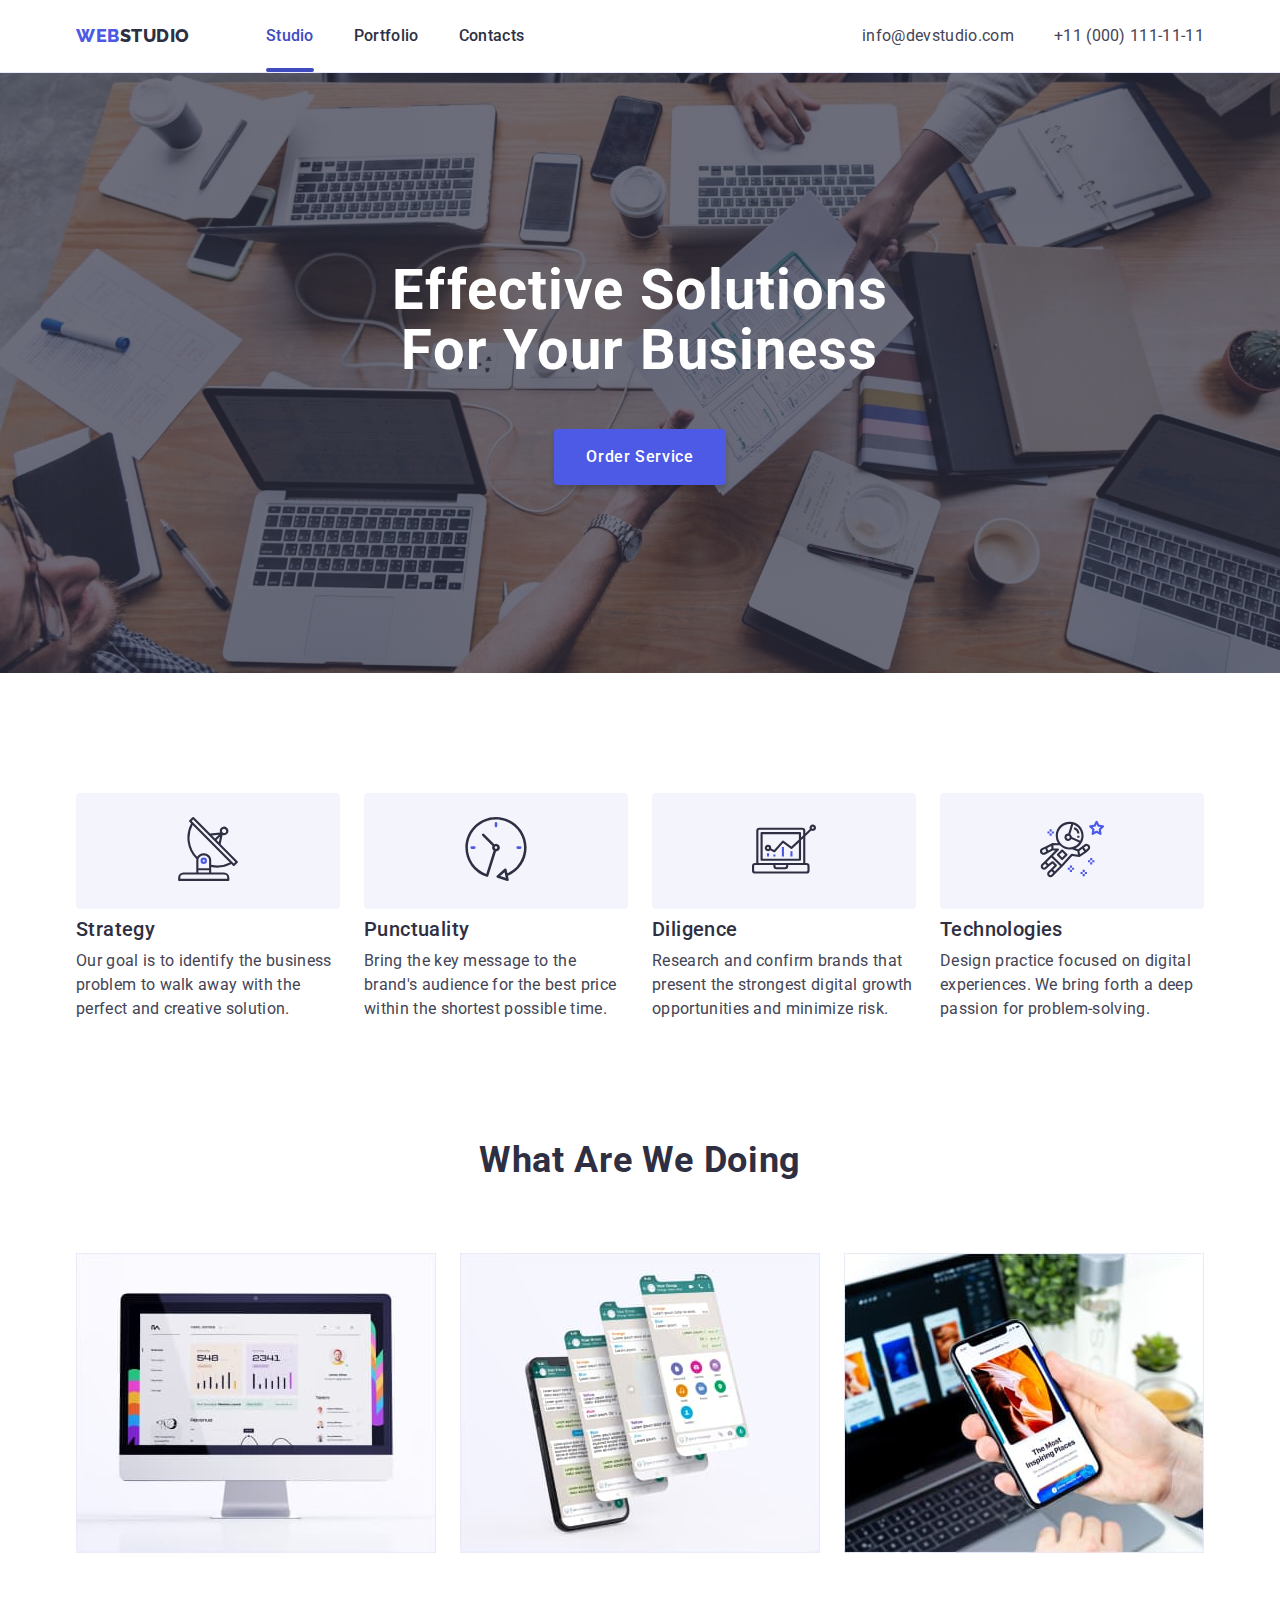
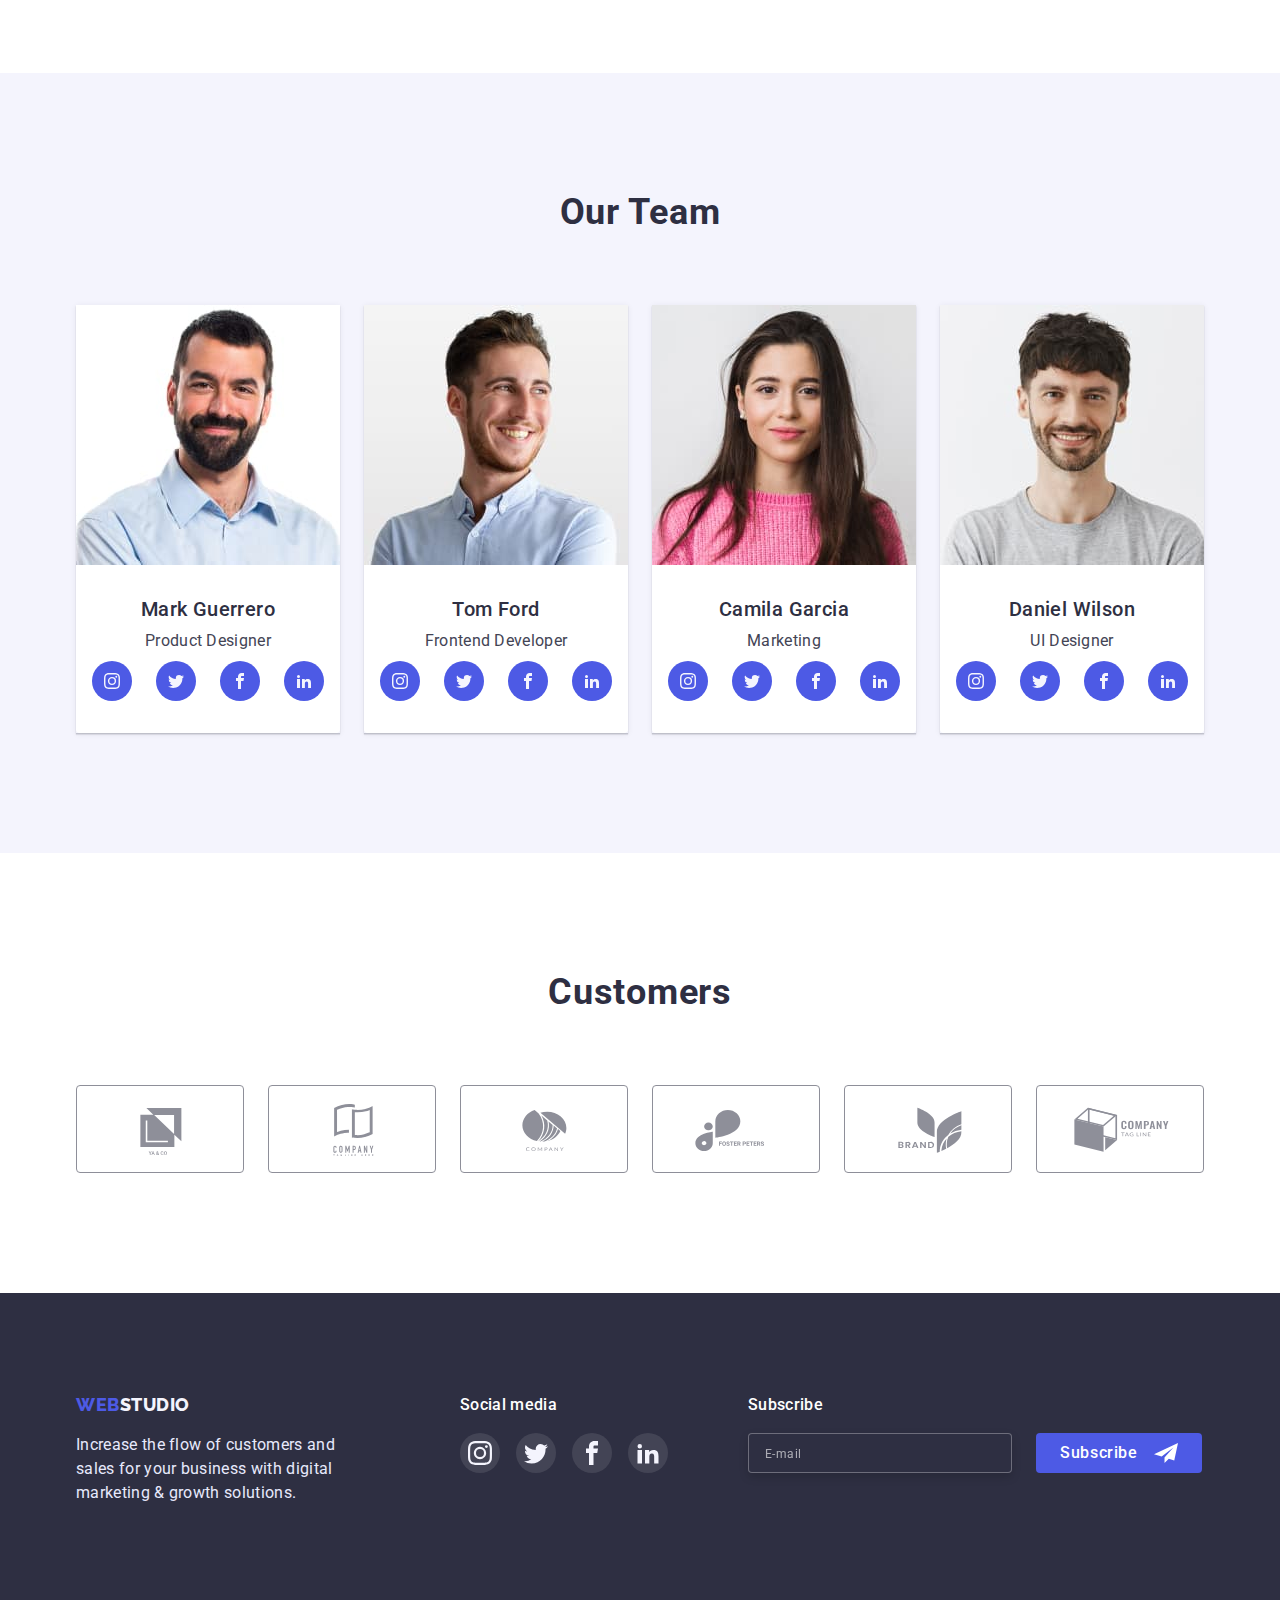
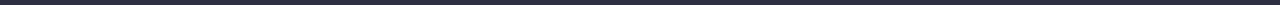
<file: index.html>
<!DOCTYPE html>
<html lang="en">
  <head>
    <meta charset="UTF-8" />
    <meta http-equiv="X-UA-Compatible" content="IE=edge" />
    <meta name="viewport" content="width=device-width, initial-scale=1.0" />
    <title>Web Studio</title>
    <link rel="preconnect" href="https://fonts.googleapis.com" />
    <link rel="preconnect" href="https://fonts.gstatic.com" crossorigin />
    <link
      href="https://fonts.googleapis.com/css2?family=Raleway:wght@800&family=Roboto:wght@400;500;700&display=swap"
      rel="stylesheet"
    />
    <link
      rel="stylesheet"
      href="https://cdn.jsdelivr.net/npm/modern-normalize@1.1.0/modern-normalize.min.css"
    />
    <link rel="stylesheet" href="./css/styles.css" />
  </head>
  <body>
    <header class="header">
      <div class="container">
        <nav class="site-nav">
          <a href="./index.html" class="logo logo-header">
            <span class="logo-accent">Web</span>Studio</a
          >
          <ul class="site-nav-list">
            <li class="item">
              <a href="./index.html" class="link current">Studio</a>
            </li>
            <li class="item">
              <a href="./portfolio.html" class="link">Portfolio</a>
            </li>
            <li class="item"><a href="" class="link">Contacts</a></li>
          </ul>
        </nav>
        <address class="address">
          <a href="mailto:info@devstudio.com" class="link">
            info@devstudio.com</a
          >
          <a href="tel:+110001111111" class="link">+11 (000) 111-11-11</a>
        </address>
      </div>
    </header>
    <main>
      <section class="hero">
        <h1 class="hero-title">Effective Solutions for Your Business</h1>
        <button type="button" class="hero-button" data-modal-open>Order Service</button>
      </section>
      <!-- advantages -->
      <section class="section advantages">
        <div class="container">
          <h2 class="visually-hidden">Advantages</h2>
          <ul class="advantage-list">
            <li class="item">
              <div class="advantage-box">
                <svg width="64" height="64">
                  <use href="./images/icons-sprite.svg#antenna"></use>
                </svg>
              </div>
              <h3 class="advantage-title">Strategy</h3>
              <p class="advantage-descr">
                Our goal is to identify the business problem to walk away with the
                perfect and creative solution.
              </p>
            </li>
            <li class="item">
              <div class="advantage-box">
                <svg width="64" height="64">
                  <use href="./images/icons-sprite.svg#clock"></use>
                </svg>
              </div>
              <h3 class="advantage-title">Punctuality</h3>
              <p class="advantage-descr">
                Bring the key message to the brand's audience for the best price
                within the shortest possible time.
              </p>
            </li>
            <li class="item">
              <div class="advantage-box">
                <svg width="64" height="64">
                  <use href="./images/icons-sprite.svg#diagram"></use>
                </svg>
              </div>
              <h3 class="advantage-title">Diligence</h3>
              <p class="advantage-descr">
                Research and confirm brands that present the strongest digital
                growth opportunities and minimize risk.
              </p>
            </li>
            <li class="item">
              <div class="advantage-box">
                <svg width="64" height="64">
                  <use href="./images/icons-sprite.svg#astronaut"></use>
                </svg>
              </div>
              <h3 class="advantage-title">Technologies</h3>
              <p class="advantage-descr">
                Design practice focused on digital experiences. We bring forth a
                deep passion for problem-solving.
              </p>
            </li>
          </ul>
        </div>
      </section>
      <!-- What are we doing -->
      <section class="section services">
        <div class="container">
          <h2 class="section-title">What are we doing</h2>
          <ul class="services-list">
            <li class="item">
              <img
                src="./images/main/img-1.jpg"
                alt="Computer monitor"
                width="360"
              />
            </li>
            <li class="item">
              <img
                src="./images/main/img-2.jpg"
                alt="Messenger on the phone screen"
                width="360"
              />
            </li>
            <li class="item">
              <img
                src="./images/main/img-3.jpg"
                alt="Phone screen on laptop background"
                width="360"
              />
            </li class="item">
          </ul>
        </div>
      </section>
      <!-- our team -->
      <section class="section our-team">
        <div class="container team">
          <h2 class="section-title">Our Team</h2>
          <ul class="team-list">
            <li class="item">
              <img
                src="./images/main/team-card-1.jpg"
                alt="Product Designer"
                width="264"
              />
              <div class="team-content">
                <h3 class="team-title">Mark Guerrero</h3>
                <p class="team-descr">Product Designer</p>
                <ul class="sm-list">
                  <li class="sm-item">
                    <a href="" class="sm-box">
                      <svg class="sm-icon" width="16" height="16">
                        <use href="./images/icons-sprite.svg#instagram"></use>
                      </svg>
                    </a>
                  </li>
                  <li class="sm-item">
                    <a href="" class="sm-box">
                      <svg class="sm-icon" width="16" height="16">
                        <use href="./images/icons-sprite.svg#twitter"></use>
                      </svg>
                    </a>
                  </li>
                  <li class="sm-item">
                    <a href="" class="sm-box">
                      <svg class="sm-icon" width="16" height="16">
                        <use href="./images/icons-sprite.svg#facebook"></use>
                      </svg>
                    </a>
                  </li>
                  <li class="sm-item">
                    <a href="" class="sm-box">
                      <svg class="sm-icon" width="16" height="16">
                        <use href="./images/icons-sprite.svg#linkedin"></use>
                      </svg>
                    </a>
                  </li>
                </ul>
              </div>
            </li>
            <li class="item">
              <img
                src="./images/main/team-card-2.jpg"
                alt="Frontend Developer"
                width="264"
              />
              <div class="team-content">
                <h3 class="team-title">Tom Ford</h3>
                <p class="team-descr">Frontend Developer</p>
                <ul class="sm-list">
                  <li class="sm-item">
                    <a href="" class="sm-box">
                      <svg class="sm-icon" width="16" height="16">
                        <use href="./images/icons-sprite.svg#instagram"></use>
                      </svg>
                    </a>
                  </li>
                  <li class="sm-item">
                    <a href="" class="sm-box">
                      <svg class="sm-icon" width="16" height="16">
                        <use href="./images/icons-sprite.svg#twitter"></use>
                      </svg>
                    </a>
                  </li>
                  <li class="sm-item">
                    <a href="" class="sm-box">
                      <svg class="sm-icon" width="16" height="16">
                        <use href="./images/icons-sprite.svg#facebook"></use>
                      </svg>
                    </a>
                  </li>
                  <li class="sm-item">
                    <a href="" class="sm-box">
                      <svg class="sm-icon" width="16" height="16">
                        <use href="./images/icons-sprite.svg#linkedin"></use>
                      </svg>
                    </a>
                  </li>
                </ul>
              </div>
            </li>
            <li class="item">
              <img
                src="./images/main/team-card-3.jpg"
                alt="Marketing"
                width="264"
              />
              <div class="team-content">
                <h3 class="team-title">Camila Garcia</h3>
                <p class="team-descr">Marketing</p>
                <ul class="sm-list">
                  <li class="sm-item">
                    <a href="" class="sm-box">
                      <svg class="sm-icon" width="16" height="16">
                        <use href="./images/icons-sprite.svg#instagram"></use>
                      </svg>
                    </a>
                  </li>
                  <li class="sm-item">
                    <a href="" class="sm-box">
                      <svg class="sm-icon" width="16" height="16">
                        <use href="./images/icons-sprite.svg#twitter"></use>
                      </svg>
                    </a>
                  </li>
                  <li class="sm-item">
                    <a href="" class="sm-box">
                      <svg class="sm-icon" width="16" height="16">
                        <use href="./images/icons-sprite.svg#facebook"></use>
                      </svg>
                    </a>
                  </li>
                  <li class="sm-item">
                    <a href="" class="sm-box">
                      <svg class="sm-icon" width="16" height="16">
                        <use href="./images/icons-sprite.svg#linkedin"></use>
                      </svg>
                    </a>
                  </li>
                </ul>
              </div>
            </li>
            <li class="item">
              <img
                src="./images/main/team-card-4.jpg"
                alt="UI Designer"
                width="264"
              />
              <div class="team-content">
                <h3 class="team-title">Daniel Wilson</h3>
                <p class="team-descr">UI Designer</p>
                <ul class="sm-list">
                  <li class="sm-item">
                    <a href="" class="sm-box">
                      <svg class="sm-icon" width="16" height="16">
                        <use href="./images/icons-sprite.svg#instagram"></use>
                      </svg>
                    </a>
                  </li>
                  <li class="sm-item">
                    <a href="" class="sm-box">
                      <svg class="sm-icon" width="16" height="16">
                        <use href="./images/icons-sprite.svg#twitter"></use>
                      </svg>
                    </a>
                  </li>
                  <li class="sm-item">
                    <a href="" class="sm-box">
                      <svg class="sm-icon" width="16" height="16">
                        <use href="./images/icons-sprite.svg#facebook"></use>
                      </svg>
                    </a>
                  </li>
                  <li class="sm-item">
                    <a href="" class="sm-box">
                      <svg class="sm-icon" width="16" height="16">
                        <use href="./images/icons-sprite.svg#linkedin"></use>
                      </svg>
                    </a>
                  </li>
                </ul>
              </div>
            </li>
          </ul>
        </div>
      </section>
      <!-- Customers -->
      <section class="section">
        <div class="container customers">
          <h2 class="section-title">Customers</h2>
          <ul class="customers-list">
            <li class="customers-item">
              <a href="" class="customers-item-link">
                <svg class="customers-logo" width="104" height="56">
                  <use href="./images/icons-sprite.svg#logo-1"></use>
                </svg>
              </a>
            </li>
            <li class="customers-item">
              <a href="" class="customers-item-link">
                <svg class="customers-logo" width="104" height="56">
                  <use href="./images/icons-sprite.svg#logo-2"></use>
                </svg>
              </a>
            </li>
            <li class="customers-item">
              <a href="" class="customers-item-link">
                <svg class="customers-logo" width="104" height="56">
                  <use href="./images/icons-sprite.svg#logo-3"></use>
                </svg>
              </a>
            </li>
            <li class="customers-item">
              <a href="" class="customers-item-link">
                <svg class="customers-logo" width="104" height="56">
                  <use href="./images/icons-sprite.svg#logo-4"></use>
                </svg>
              </a>
            </li>
            <li class="customers-item">
              <a href="" class="customers-item-link">
                <svg class="customers-logo" width="104" height="56">
                  <use href="./images/icons-sprite.svg#logo-5"></use>
                </svg>
              </a>
            </li>
            <li class="customers-item">
              <a href="" class="customers-item-link">
                <svg class="customers-logo" width="104" height="56">
                  <use href="./images/icons-sprite.svg#logo-6"></use>
                </svg>
              </a>
            </li>
          </ul>
        </div>

      </section>
    </main>
    <footer class="footer">
      <div class="footer-content container">
        <div class="block-logo">
          <a href="./index.html" class="logo-footer logo">
          <span class="logo-accent">Web</span>Studio</a>
          <p class="footer-descr"> Increase the flow of customers and sales for your business with digital marketing & growth solutions.
          </p>
        </div>
        <div class="block-sm">
          <p class="sm-content">Social media</p>
          <ul class="sm-list">
            <li class="sm-item-footer">
              <a href="" class="sm-box-footer">
                <svg class="sm-icon" width="24" height="24">
                  <use href="./images/icons-sprite.svg#instagram"></use>
                </svg>
              </a>
            </li>
            <li class="sm-item-footer">
              <a href="" class="sm-box-footer">
                <svg class="sm-icon" width="24" height="24">
                  <use href="./images/icons-sprite.svg#twitter"></use>
                </svg>
              </a>
            </li>
            <li class="sm-item-footer">
              <a href="" class="sm-box-footer">
                <svg class="sm-icon" width="24" height="24">
                  <use href="./images/icons-sprite.svg#facebook"></use>
                </svg>
              </a>
            </li>
            <li class="sm-item-footer">
              <a href="" class="sm-box-footer">
                <svg class="sm-icon" width="24" height="24">
                  <use href="./images/icons-sprite.svg#linkedin"></use>
                </svg>
              </a>
            </li>
          </ul>
        </div>

        <div class="block-subsc">
          <p class="subsc-text">Subscribe</p>
          <div class="subsc-box">
            <input type="email" name="email" placeholder="E-mail" class="subsc-input">
            <button type="submit" class="btn-subsc">Subscribe
              <svg class="subsc-icon" width="24" height="24">
                <use href="./images/icons-sprite.svg#subsc"></use>
              </svg>
            </button>
          </div>
        </div>

      </div>
    </footer>

    <div class="backdrop is-hidden" data-modal>
      <div class="modal">
          <button type="button" class="btn-close" data-modal-close>
            <svg width="8" height="8">
              <use href="./images/icons-sprite.svg#btn-close"></use>
            </svg>
          </button>
          <p class="modal-title">Leave your contacts and we will call you back</p>
          <form class="form">

            <div class="form-field">
              <label for="name" class="form-label">Name</label>
              <div class="form-box">
                <input type="text" name="name" id="name" class="form-input input">
                <svg class="input-icon" width="18" height="18">
                  <use href="./images/icons-sprite.svg#person"></use>
                </svg>
              </div>
            </div>

            <div class="form-field">
              <label for="phone" class="form-label">Phone</label>
              <div class="form-box">
                <input type="tel" name="phone" id="phone" class="form-input input">
                <svg class="input-icon" width="18" height="24">
                  <use href="./images/icons-sprite.svg#phone"></use>
                </svg>
              </div>
            </div>

            <div class="form-field">
              <label for="email" class="form-label">Email</label>
              <div class="form-box">
                <input type="email" name="email" id="email" class="form-input input">
                <svg class="input-icon" width="18" height="24">
                  <use href="./images/icons-sprite.svg#email"></use>
                </svg>
              </div>
            </div>

            <div class="form-field">
              <label for="comment" class="form-label">Comment</label>
              <textarea name="comment" id="comment" class="textarea-input" placeholder="Text input"></textarea>
            </div>

            <label class="check-label">
              <input type="checkbox" class="check">
              <span class="check-icon" width="16" height="16"></span>
              I accept the terms and conditions of the
              <a href="#" class="check-link">Privacy Policy</a>
            </label>

          </form>
          <button type="submit" class="btn-send">Send</button>
      </div>
    </div>

    <script src="./js/modal.js"></script>
  </body>
</html>
</file>
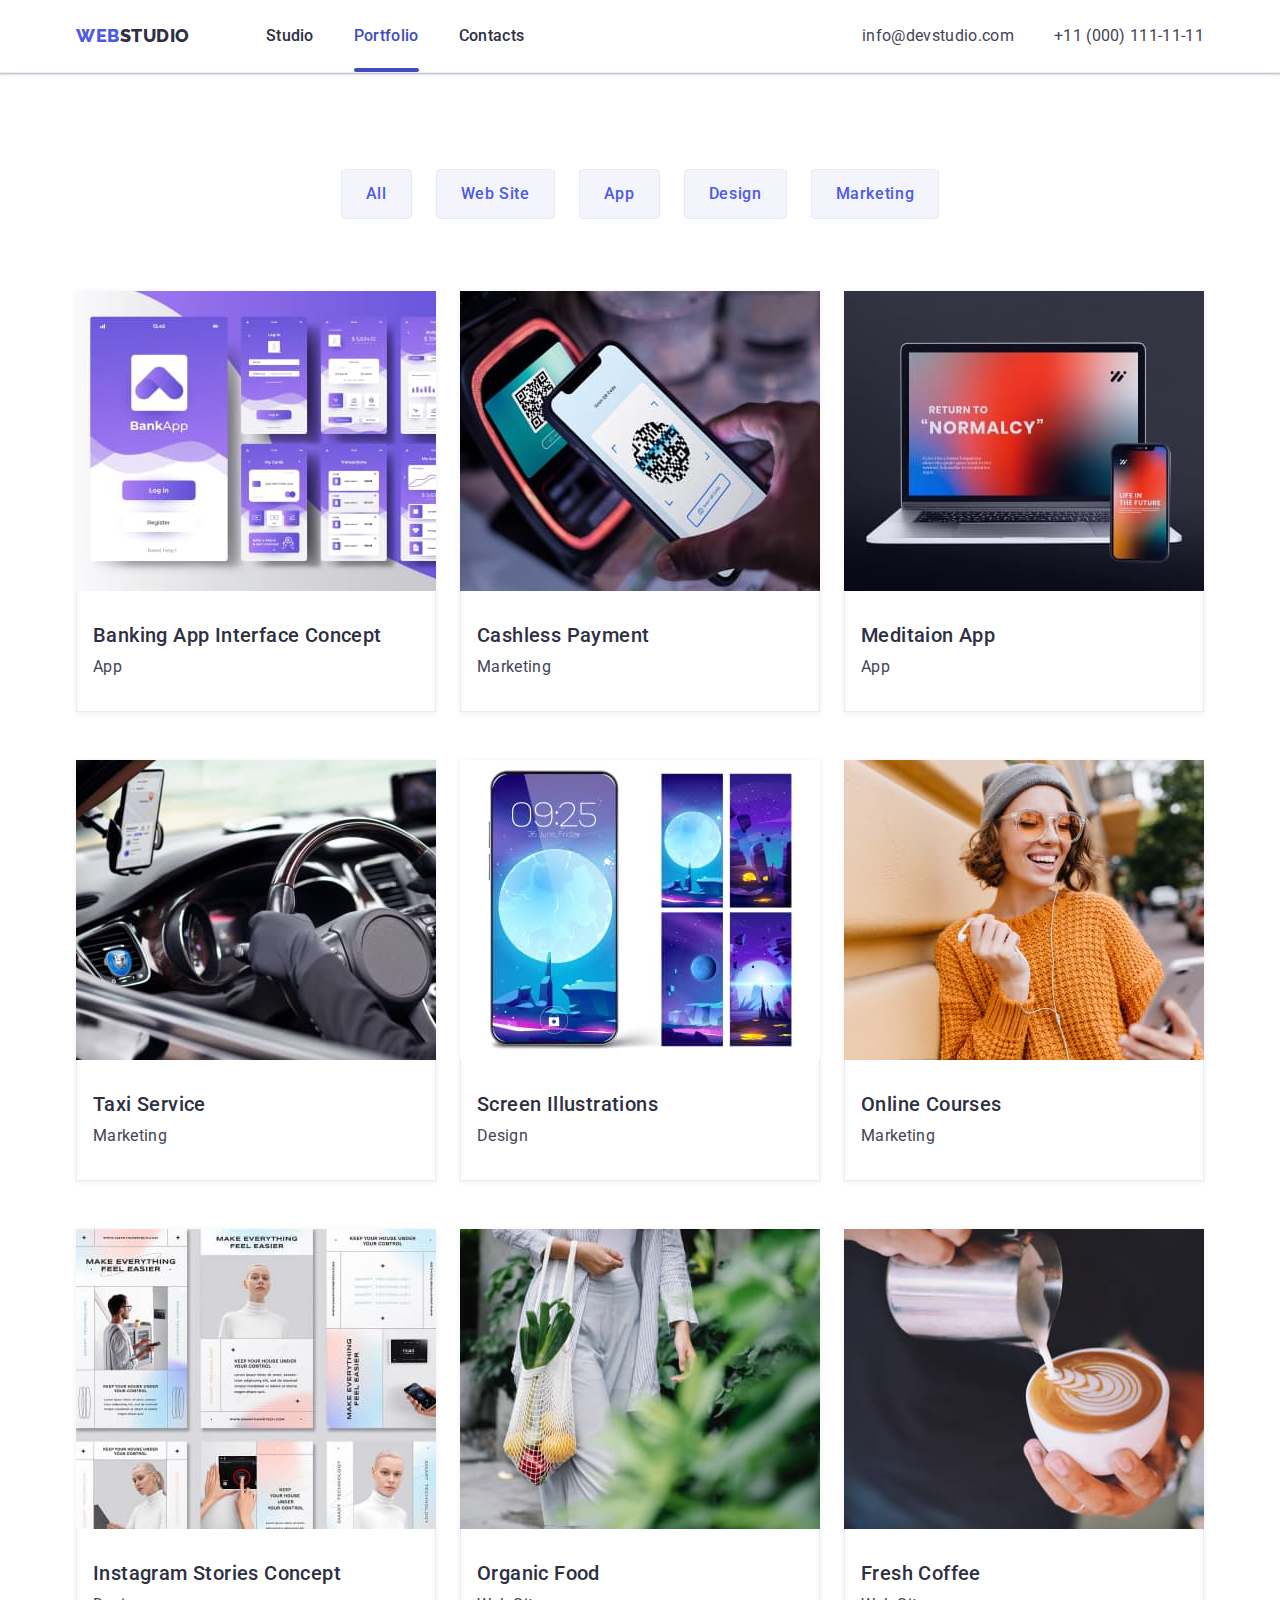
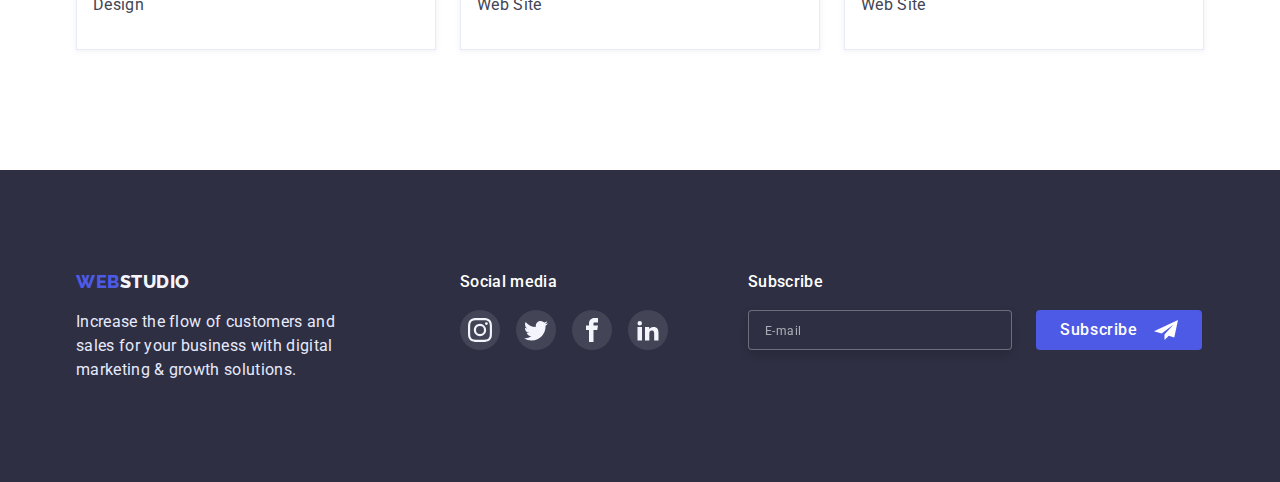
<file: portfolio.html>
<!DOCTYPE html>
<html lang="en">
  <head>
    <meta charset="UTF-8" />
    <meta http-equiv="X-UA-Compatible" content="IE=edge" />
    <meta name="viewport" content="width=device-width, initial-scale=1.0" />
    <title>Web Studio</title>
    <link rel="preconnect" href="https://fonts.googleapis.com" />
    <link rel="preconnect" href="https://fonts.gstatic.com" crossorigin />
    <link
      href="https://fonts.googleapis.com/css2?family=Raleway:wght@800&family=Roboto:wght@400;500;700&display=swap"
      rel="stylesheet"
    />
    <link
      rel="stylesheet"
      href="https://cdn.jsdelivr.net/npm/modern-normalize@1.1.0/modern-normalize.min.css"
    />
    <link rel="stylesheet" href="./css/styles.css" />
  </head>
  <body>
    <header class="header">
      <div class="container">
        <nav class="site-nav">
          <a href="./index.html" class="logo logo-header">
            <span class="logo-accent">Web</span>Studio</a
          >
          <ul class="site-nav">
            <li class="item">
              <a href="./index.html" class="link">Studio</a>
            </li>
            <li class="item">
              <a href="./portfolio.html" class="link current">Portfolio</a>
            </li>
            <li class="item"><a href="" class="link">Contacts</a></li>
          </ul>
        </nav>
        <address class="address">
          <a href="mailto:info@devstudio.com" class="link">
            info@devstudio.com</a
          >
          <a href="tel:+110001111111" class="link">+11 (000) 111-11-11</a>
        </address>
      </div>
    </header>
    <main>
      <section class="section filter">
        <div class="container">
          <h1 class="visually-hidden">Portfolio</h1>
          <ul class="filter-list">
            <li class="item">
              <button type="button" class="filter-btn">All</button>
            </li>
            <li class="item">
              <button type="button" class="filter-btn">Web Site</button>
            </li>
            <li class="item">
              <button type="button" class="filter-btn">App</button>
            </li>
            <li class="item">
              <button type="button" class="filter-btn">Design</button>
            </li>
            <li class="item">
              <button type="button" class="filter-btn">Marketing</button>
            </li>
          </ul>
          <ul class="portfolio-list">
            <li class="item">
              <a href="" class="portfolio-link">
                <div class="thumb">
                  <img
                    src="./images/portfolio/project-card-1.jpg"
                    alt="Mobile App Screen."
                    width="360"
                  />
                  <div class="overlay">
                    <p class="card-text">
                      14 Stylish and User-Friendly App Design Concepts · Task
                      Manager App · Calorie Tracker App · Exotic Fruit Ecommerce
                      App · Cloud Storage App
                    </p>
                  </div>
                </div>
                <div class="card-content">
                  <h2 class="card-title">Banking App Interface Concept</h2>
                  <p class="card-descr">App</p>
                </div>
              </a>
            </li>
            <li class="item">
              <a href="" class="portfolio-link">
                <div class="thumb">
                  <img
                    src="./images/portfolio/project-card-2.jpg"
                    alt="The person puts the phone to the terminal."
                    width="360"
                  />
                  <div class="overlay">
                    <p class="card-text">
                      14 Stylish and User-Friendly App Design Concepts · Task
                      Manager App · Calorie Tracker App · Exotic Fruit Ecommerce
                      App · Cloud Storage App
                    </p>
                  </div>
                </div>
                <div class="card-content">
                  <h2 class="card-title">Cashless Payment</h2>
                  <p class="card-descr">Marketing</p>
                </div>
              </a>
            </li>
            <li class="item">
              <a href="" class="portfolio-link">
                <div class="thumb">
                  <img
                    src="./images/portfolio/project-card-3.jpg"
                    alt="Mobile application on the laptop and smartphone screen."
                    width="360"
                  />
                  <div class="overlay">
                    <p class="card-text">
                      14 Stylish and User-Friendly App Design Concepts · Task
                      Manager App · Calorie Tracker App · Exotic Fruit Ecommerce
                      App · Cloud Storage App
                    </p>
                  </div>
                </div>
                <div class="card-content">
                  <h2 class="card-title">Meditaion App</h2>
                  <p class="card-descr">App</p>
                </div>
              </a>
            </li>
            <li class="item">
              <a href="" class="portfolio-link">
                <div class="thumb">
                  <img
                    src="./images/portfolio/project-card-4.jpg"
                    alt="The person is holding onto the steering wheel of a car. View from the open driver's window."
                    width="360"
                  />
                  <div class="overlay">
                    <p class="card-text">
                      14 Stylish and User-Friendly App Design Concepts · Task
                      Manager App · Calorie Tracker App · Exotic Fruit Ecommerce
                      App · Cloud Storage App
                    </p>
                  </div>
                </div>
                <div class="card-content">
                  <h2 class="card-title">Taxi Service</h2>
                  <p class="card-descr">Marketing</p>
                </div>
              </a>
            </li>
            <li class="item">
              <a href="" class="portfolio-link">
                <div class="thumb">
                  <img
                    src="./images/portfolio/project-card-5.jpg"
                    alt="Smartphone screen with examples of background images on the right."
                    width="360"
                  />
                  <div class="overlay">
                    <p class="card-text">
                      14 Stylish and User-Friendly App Design Concepts · Task
                      Manager App · Calorie Tracker App · Exotic Fruit Ecommerce
                      App · Cloud Storage App
                    </p>
                  </div>
                </div>
                <div class="card-content">
                  <h2 class="card-title">Screen Illustrations</h2>
                  <p class="card-descr">Design</p>
                </div>
              </a>
            </li>
            <li class="item">
              <a href="" class="portfolio-link">
                <div class="thumb">
                  <img
                    src="./images/portfolio/project-card-6.jpg"
                    alt="On the street, a girl with headphones looks at the phone and smiles."
                    width="360"
                  />
                  <div class="overlay">
                    <p class="card-text">
                      14 Stylish and User-Friendly App Design Concepts · Task
                      Manager App · Calorie Tracker App · Exotic Fruit Ecommerce
                      App · Cloud Storage App
                    </p>
                  </div>
                </div>
                <div class="card-content">
                  <h2 class="card-title">Online Courses</h2>
                  <p class="card-descr">Marketing</p>
                </div>
              </a>
            </li>
            <li class="item">
              <a href="" class="portfolio-link">
                <div class="thumb">
                  <img
                    src="./images/portfolio/project-card-7.jpg"
                    alt="Examples of instagram story design."
                    width="360"
                  />
                  <div class="overlay">
                    <p class="card-text">
                      14 Stylish and User-Friendly App Design Concepts · Task
                      Manager App · Calorie Tracker App · Exotic Fruit Ecommerce
                      App · Cloud Storage App
                    </p>
                  </div>
                </div>
                <div class="card-content">
                  <h2 class="card-title">Instagram Stories Concept</h2>
                  <p class="card-descr">Design</p>
                </div>
              </a>
            </li>
            <li class="item">
              <a href="" class="portfolio-link">
                <div class="thumb">
                  <img
                    src="./images/portfolio/project-card-8.jpg"
                    alt="A girl walks down the street and carries a bag of vegetables."
                    width="360"
                  />
                  <div class="overlay">
                    <p class="card-text">
                      14 Stylish and User-Friendly App Design Concepts · Task
                      Manager App · Calorie Tracker App · Exotic Fruit Ecommerce
                      App · Cloud Storage App
                    </p>
                  </div>
                </div>
                <div class="card-content">
                  <h2 class="card-title">Organic Food</h2>
                  <p class="card-descr">Web Site</p>
                </div>
              </a>
            </li>
            <li class="item">
              <a href="" class="portfolio-link">
                <div class="thumb">
                  <img
                    src="./images/portfolio/project-card-9.jpg"
                    alt="A man pours milk into a cup of coffee."
                    width="360"
                  />
                  <div class="overlay">
                    <p class="card-text">
                      14 Stylish and User-Friendly App Design Concepts · Task
                      Manager App · Calorie Tracker App · Exotic Fruit Ecommerce
                      App · Cloud Storage App
                    </p>
                  </div>
                </div>
                <div class="card-content">
                  <h2 class="card-title">Fresh Coffee</h2>
                  <p class="card-descr">Web Site</p>
                </div>
              </a>
            </li>
          </ul>
        </div>
      </section>
    </main>
    <footer class="footer">
      <div class="footer-content container">
        <div class="block-logo">
          <a href="./index.html" class="logo-footer logo">
            <span class="logo-accent">Web</span>Studio</a
          >
          <p class="footer-descr">
            Increase the flow of customers and sales for your business with
            digital marketing & growth solutions.
          </p>
        </div>
        <div class="block-sm">
          <p class="sm-content">Social media</p>
          <ul class="sm-list">
            <li class="sm-item-footer">
              <a href="" class="sm-box-footer">
                <svg class="sm-icon" width="24" height="24">
                  <use href="./images/icons-sprite.svg#instagram"></use>
                </svg>
              </a>
            </li>
            <li class="sm-item-footer">
              <a href="" class="sm-box-footer">
                <svg class="sm-icon" width="24" height="24">
                  <use href="./images/icons-sprite.svg#twitter"></use>
                </svg>
              </a>
            </li>
            <li class="sm-item-footer">
              <a href="" class="sm-box-footer">
                <svg class="sm-icon" width="24" height="24">
                  <use href="./images/icons-sprite.svg#facebook"></use>
                </svg>
              </a>
            </li>
            <li class="sm-item-footer">
              <a href="" class="sm-box-footer">
                <svg class="sm-icon" width="24" height="24">
                  <use href="./images/icons-sprite.svg#linkedin"></use>
                </svg>
              </a>
            </li>
          </ul>
        </div>
        <div class="block-subsc">
          <p class="subsc-text">Subscribe</p>
          <div class="subsc-box">
            <input
              type="email"
              name="email"
              placeholder="E-mail"
              class="subsc-input"
            />
            <button type="submit" class="btn-subsc">
              Subscribe
              <svg class="subsc-icon" width="24" height="24">
                <use href="./images/icons-sprite.svg#subsc"></use>
              </svg>
            </button>
          </div>
        </div>
      </div>
    </footer>
  </body>
</html>
</file>
<file: css/styles.css>
:root {
    --primary-title-color: #2E2F42;
    --primary-text-color: #434455;
    --accent-color: #4D5AE5;
    --accent-focus-color:#404BBF;
    --section-bckg-color: #F4F4FD;
    --filter-bckg-color: #E7E9FC;
    --primary-bckg-white-color: #FFFFFF;
    --customer-logo-color: #8E8F99;
    --success-color: #31D0AA;
}

body {
    font-family: 'Roboto', sans-serif;
    font-size: 16px;
    letter-spacing: 0.02em;
    background-color: var(--primary-bckg-white-color);
    color: var(--primary-title-color);
}
h1, h2, h3, p {
    margin: 0;
}

ul, ol {
    margin: 0;
    padding-left: 0;
    list-style: none;
}

img {
    display: block;
    max-width: 100%;
    height: auto;
}

address {
    font-style: normal;
}

a {
    text-decoration: none;
    cursor: pointer;
}

button {
    display: block;
    cursor: pointer;
    border-radius: 4px;
}

.container { 
    margin: 0 auto;
    width: 1158px;
    padding: 0 15px;
}

.section {
    padding-top: 120px;
    padding-bottom: 120px;
}
/* header */
.header {
    border-bottom: 1px solid #E7E9FC;
    box-shadow: 0px 2px 1px rgba(46, 47, 66, 0.08), 0px 1px 1px rgba(46, 47, 66, 0.16), 0px 1px 6px rgba(46, 47, 66, 0.08);
}

.header .container {
    display: flex;
}

.logo {
    display: inline-block;

    font-family: 'Raleway';
    font-weight: 800;
    font-size: 18px;
    line-height: 1.33;
    letter-spacing: 0.03em;
    text-transform: uppercase;
    color: var(--primary-title-color);
    cursor: pointer;
}
.logo-header {
    padding-top: 24px;
    padding-bottom: 24px;
}

/* navigation */

.site-nav .logo {
    margin-right: 76px;
}

.site-nav{
    display: flex;
    align-items: center;
}

.site-nav .item:not(:last-child),
.address .link:not(:last-child) {
    margin-right: 40px;
}
.site-nav-list {
    display: flex;
}
.site-nav .link {
    display: block;
    padding-top: 24px;
    padding-bottom: 24px;

    font-family: inherit;
    font-weight: 500;
    font-size: 16px;
    line-height: 1.5;
    letter-spacing: 0.02em;
    text-transform: capitalize;
    color: inherit;

    transition: color 250ms cubic-bezier(0.4, 0, 0.2, 1); 
}
.site-nav .link.current {
    color: var(--accent-focus-color);
    position: relative;
}

.link.current::after {
    content: '';
    position: absolute;
    left: 0;
    bottom: 0;
    display: block;
    width: 100%;
    height: 4px;
    border-radius: 2px;
    background-color: var(--accent-focus-color);
}


.site-nav .link:hover,
.site-nav .link:focus,
.site-nav .link:active {
    color: var(--accent-focus-color);
}

/* adress */

.address {
    display: flex;
    margin-left: auto;
}

.address .link {
    display: block;
    padding-top: 24px;
    padding-bottom: 24px;

    font-family: inherit;
    font-size: 16px;
    line-height: 1.5;
    letter-spacing: 0.02em;
    color: var(--primary-text-color);

    transition: color 250ms cubic-bezier(0.4, 0, 0.2, 1);
}

.address .link:hover,
.address .link:focus,
.address .link:active {
    color: var(--accent-focus-color);
}

/* hero */

.hero {
    background-color: var(--primary-title-color);
    height: 600px;
    max-width: 1440px;
    margin-left: auto;
    margin-right: auto;
    
    background-image: linear-gradient(to right, rgba(46, 47, 66, 0.7), rgba(46, 47, 66, 0.7)),
    url(../images/main/hero-bg-img.jpg);
    background-repeat: no-repeat;
    background-size: cover;

    text-align: center;
    padding: 188px 0;

}
.hero-title {
    margin-bottom: 48px;
    width: 496px;
    margin-left: auto;
    margin-right: auto;

    font-weight: 700;
    font-size: 56px;
    line-height: 1.07;
    letter-spacing: 0.02em;
    text-transform: capitalize;
    color: var(--primary-bckg-white-color);
}
.hero-button {
    padding: 16px 32px;
    margin-left: auto;
    margin-right: auto;

    font-family: inherit;
    font-weight: 500;
    font-size: 16px;
    line-height: 1.5;
    text-transform: capitalize;
    letter-spacing: 0.04em;
    border: none;
    color: var(--primary-bckg-white-color);
    background-color: var(--accent-color);
    box-shadow: 0px 4px 4px rgba(0, 0, 0, 0.15);

    transition: background-color 250ms cubic-bezier(0.4, 0, 0.2, 1);
}
.hero-button:hover,
.hero-button:focus {
    background-color: var(--accent-focus-color);
}


/* sections */

.visually-hidden {
    position: absolute;
    width: 1px;
    height: 1px;
    margin: -1px;
    border: 0;
    padding: 0;

    white-space: nowrap;
    clip-path: inset(100%);
    clip: rect(0 0 0 0);
    overflow: hidden;
}
.section-title {
    font-weight: 700;
    font-size: 36px;
    line-height: 1.11;
    letter-spacing: 0.02em;
    text-align: center;
    text-transform: capitalize;
    color: var(--primary-title-color);
}

.advantage-list .item:not(:last-child),
.services-list .item:not(:last-child),
.team-list .item:not(:last-child) {
    margin-right: 24px;
}

/* section advantages */
.advantage-list {
    display: flex;
    text-align: left;
}

.advantage-list .item {
    width: 264px;
}

.advantage-box {
    background-color: var(--section-bckg-color);
    margin-bottom: 8px;
    padding: 24px 100px;
    border-radius: 4px;
}

.advantage-title,
.team-title {
    margin-bottom: 8px;
    font-weight: 500;
    font-size: 20px;
    line-height: 1.2;
    letter-spacing: 0.02em;
    color: var(--primary-title-color);
}
.advantage-descr,
.team-descr {
    font-weight: 400;
    line-height: 1.5;
    letter-spacing: 0.02em;
    color: var(--primary-text-color);
}

/* section what are we doing */
.section.services {
    padding-top: 0;
}
.services-list {
    display: flex;
    margin-top: 72px;
}

/* sectionour team */

.section.our-team {
    background-color: var(--section-bckg-color);
}

.team .section-title {
    margin-bottom: 72px;
}

.team-list {
    display: flex;
    text-align: center;
}
.team-list .item {
    box-shadow: 0px 1px 6px rgba(46, 47, 66, 0.08), 0px 1px 1px rgba(46, 47, 66, 0.16), 0px 2px 1px rgba(46, 47, 66, 0.08);
}

.team-content {
    padding: 32px 16px;
    background-color: var(--primary-bckg-white-color);
    border-radius: 0px 0px 4px 4px;
}
.team-descr {
    margin-bottom: 8px;
}
.sm-list {
    display: flex;
}
.sm-box {
    display: flex;
    align-items: center;
    justify-content: center;
    width: 40px;
    height: 40px;
    padding: 12px;
    border-radius: 50%;
    background-color: var(--accent-color);

    transition: background-color 250ms cubic-bezier(0.4, 0, 0.2, 1);
}
.sm-box:hover,
.sm-box:focus {
    background-color: var(--accent-focus-color)
}
.sm-item:not(:last-child) {
    margin-right: 24px;
}
.sm-icon {
    fill: var(--section-bckg-color);
}

/* customers */
.customers .section-title {
    margin-bottom: 72px;
}

.customers-list {
    display: flex;
}

.customers-item:not(:last-child) {
    margin-right: 24px;
}

.customers-logo {
    fill: var(--customer-logo-color);
    transition: fill 250ms cubic-bezier(0.4, 0, 0.2, 1);
}

.customers-item-link {
    display: flex;
    justify-content: center;
    align-items: center;
    width: 168px;
    height: 88px;
    border: 1px solid currentColor;
    border-radius: 4px;
    color: var(--customer-logo-color);
    transition: color 250ms cubic-bezier(0.4, 0, 0.2, 1);
}

.customers-item-link:hover,
.customers-item-link:focus {
    color: var(--accent-focus-color);
}
.customers-item-link:hover > .customers-logo,
.customers-item-link:focus > .customers-logo {
    fill: var(--accent-focus-color);
}


/* footer */
.footer{
    background-color: var(--primary-title-color);
    padding-top: 100px;
    padding-bottom: 100px;
}

.block-logo {
    margin-right: 120px;
}

.logo-footer {
    color: var(--section-bckg-color);
    margin-bottom: 16px;
}

.logo-accent {
    color: var(--accent-color);
}

.footer-content{
    display: flex;
}
.footer-descr {
    width: 264px;
    font-weight: 400;
    line-height: 1.5;
    letter-spacing: 0.02em;
    color: var(--filter-bckg-color);
}

.block-sm {
    margin-right: 80px;
}

.sm-content {
    margin-bottom: 16px;

    font-weight: 500;
    font-size: 16px;
    line-height: 1.5;
    letter-spacing: 0.02em;
    color: var(--primary-bckg-white-color);
}
.sm-item-footer:not(:last-child){
    margin-right: 16px;
}
.sm-box-footer {
    display: inline-flex;
    padding: 8px;
    border-radius: 50%;
    background-color: rgba(255, 255, 255, 0.1);
    transition: background-color 250ms cubic-bezier(0.4, 0, 0.2, 1);
}

.sm-box-footer:hover,
.sm-box-footer:focus {
    background-color: var(--success-color);
}

.subsc-text {
    margin-bottom: 16px;

    font-weight: 500;
    font-size: 16px;
    line-height: 1.5;
    letter-spacing: 0.02em;
    color: var(--primary-bckg-white-color);
}
.subsc-box {
    display: flex;
}
.subsc-input {
    outline: none;
    margin-right: 24px;
    padding: 8px 16px;
    width: 264px;
    color: rgba(255, 255, 255, 0.6);

    background-color: var(--primary-title-color);
    border: 1px solid rgba(255, 255, 255, 0.3);
    filter: drop-shadow(0px 4px 4px rgba(0, 0, 0, 0.15));
    border-radius: 4px;
}
.subsc-input::placeholder {
    font-weight: 400;
    font-size: 12px;
    line-height: 2;
    letter-spacing: 0.04em;
    color: rgba(255, 255, 255, 0.6);
}

.btn-subsc {
    display: flex;
    align-items: center;
    
    padding: 8px 24px;

    font-weight: 500;
    font-size: 16px;
    line-height: 1.5;
    letter-spacing: 0.04em;
    color: var(--primary-bckg-white-color);

    background-color: var(--accent-color);
    border: none;
    border-radius: 4px;

    transition: background-color 250ms cubic-bezier(0.4, 0, 0.2, 1);
}
.btn-subsc:hover,
.btn-subsc:focus {
    background-color: var(--accent-focus-color);
}
.subsc-icon {
    margin-left: 16px;
}




/* modal window */
.backdrop {
    position: fixed;
    top: 0;
    left: 0;
    width: 100%;
    height: 100%;
    background-color: rgba(46, 47, 66, 0.4);

    opacity: 1;
    transition: opacity 250ms cubic-bezier(0.4, 0, 0.2, 1), visibility 250ms cubic-bezier(0.4, 0, 0.2, 1);
}

.backdrop.is-hidden {
    visibility: hidden;
    opacity: 0;
    pointer-events: none;
}

.backdrop.is-hidden .modal {
    transform: translate(-50%, -50%) scale(0.9);
    transition: scale 250ms cubic-bezier(0.4, 0, 0.2, 1);
}

.modal {
    position: absolute;
    top: 50%;
    left: 50%;
    transform: translate(-50%, -50%) scale(1);

    min-width: 408px;
    min-height: 576px;
    padding: 72px 24px 24px 24px;

    background-color: #FCFCFC;
    box-shadow: 0px 1px 1px rgba(0, 0, 0, 0.14), 0px 1px 3px rgba(0, 0, 0, 0.12), 0px 2px 1px rgba(0, 0, 0, 0.2);
    border-radius: 4px;

}

.btn-close {
    position: absolute;
    top: 24px;
    right: 24px;
    width: 24px;
    height: 24px;

    fill: #000;
    background-color: var(--filter-bckg-color);
    border: 1px solid rgba(0, 0, 0, 0.1);
    border-radius: 50%;

    transition: fill 250ms cubic-bezier(0.4, 0, 0.2, 1), background-color 250ms cubic-bezier(0.4, 0, 0.2, 1);
}

.btn-close:hover {
    fill: var(--primary-bckg-white-color);
    background-color: var(--accent-focus-color);
}

.modal-title {
    margin-bottom: 16px;

    font-weight: 500;
    font-size: 16px;
    line-height: 1.5;
    text-align: center;
    letter-spacing: 0.02em;
    color: var(--primary-title-color);
}

.form {
    margin-bottom: 24px;
}

.form-field {
    margin-bottom: 8px;
}
.form-field:last-of-type {
    margin-bottom: 16px;
}

.form-label {
    display: inline-block;
    margin-bottom: 4px;
    
    font-weight: 400;
    font-size: 12px;
    line-height: 1.33;
    letter-spacing: 0.04em;
    color: var(--customer-logo-color);
}

.form-box {
    position: relative;
}

.input,
textarea {
    width: 100%;
    border: 1px solid rgba(33, 33, 33, 0.2);
    border-radius: 4px;
    transition: border 250ms cubic-bezier(0.4, 0, 0.2, 1) ;
}

.input:focus,
textarea:focus {
    outline: none;
    border: 1px solid var(--accent-color);
}

.input:focus + .input-icon {
    fill: var(--accent-color);
}

.form-input {
    padding-top: 11px;
    padding-bottom: 11px;
    padding-left: 38px; 
}


.input-icon {
    position: absolute;
    top: 50%;
    left: 16px;
    transform: translateY(-50%);

    fill: var(--primary-title-color);
    transition: fill 250ms cubic-bezier(0.4, 0, 0.2, 1);
}
textarea {
    display: block;
    padding: 8px 16px;
    height: 120px;
    resize: none;
}

textarea::placeholder {

    font-weight: 400;
    font-size: 12px;
    line-height: 1.17;
    letter-spacing: 0.04em;

    color: rgba(117, 117, 117, 0.5);
}

.check-label {
    display: flex;
    align-items: center;

    font-weight: 400;
    font-size: 12px;
    line-height: 1.17;
    letter-spacing: 0.04em;
    color: #757575;
}

.check {
  position: absolute;
  width: 1px;
  height: 1px;
  overflow: hidden;
  clip: rect(0 0 0 0);
}

.check-icon {
    display: inline-block;
    width: 16px;
    height: 16px;
    margin-right: 8px;
    border: 1.25px solid #2E2F42;
    border-radius: 2px;

    transition: border 250ms cubic-bezier(0.4, 0, 0.2, 1);
}

.check:focus + .check-icon {
    border: 1px solid var(--accent-color);
}

.check:checked + .check-icon {
    background-image: url(../images/click.svg);
    border-color: transparent;
    background-color: var(--accent-focus-color);
}

.check-link {
    margin-left: 3px;
    line-height: 1.33;
    text-decoration: underline;
    color: var(--accent-color);
}

.btn-send {
    padding: 16px 32px;
    margin-left: auto;
    margin-right: auto;
    width: 169px;

    font-weight: 500;
    font-size: 16px;
    line-height: 1.5;
    letter-spacing: 0.04em;

    color: var(--primary-bckg-white-color);
    background: var(--accent-color);
    border: none;
    box-shadow: 0px 4px 4px rgba(0, 0, 0, 0.15);
    border-radius: 4px;
}



/* portfolio page */
.section.filter {
   padding-top: 96px;
}
.filter-list {
    display: flex;
    justify-content: center;
    margin-bottom: 72px;
}

.filter-list .item:not(:last-child){
    margin-right: 24px;
}

.filter-btn {
    padding: 12px 24px;

    font-family: inherit;
    font-weight: 500;
    font-size: 16px;
    line-height: 1.5;
    text-align: center;
    letter-spacing: 0.04em;
    color: var(--accent-color);
    background-color: var(--section-bckg-color);
    border: 1px solid #E7E9FC;

    transition: color 250ms cubic-bezier(0.4, 0, 0.2, 1), background-color 250ms cubic-bezier(0.4, 0, 0.2, 1), border-color 250ms cubic-bezier(0.4, 0, 0.2, 1), box-shadow 250ms cubic-bezier(0.4, 0, 0.2, 1);
}
.filter-btn:hover,
.filter-btn:focus,
.filter-btn:active {
    color: var(--primary-bckg-white-color);
    background-color: var(--accent-focus-color);
    border-color: transparent;
    box-shadow: 0px 3px 1px rgba(0, 0, 0, 0.1), 0px 2px 1px rgba(0, 0, 0, 0.08), 0px 2px 2px rgba(0, 0, 0, 0.12);
}

.portfolio-list{
    display: flex;
    flex-wrap: wrap;
}

.portfolio-list .item {
    width: 360px;
    margin-right: 24px;
    margin-bottom: 48px;
    box-shadow: 0px 1px 6px rgba(46, 47, 66, 0.08);
}
.portfolio-link {
    display: block;
    transition: box-shadow 250ms cubic-bezier(0.4, 0, 0.2, 1);
}
.portfolio-link:hover,
.portfolio-link:focus {
    box-shadow: 0px 1px 6px rgba(46, 47, 66, 0.08), 0px 1px 1px rgba(46, 47, 66, 0.16), 0px 2px 1px rgba(46, 47, 66, 0.08);
}


.thumb {
    position: relative;
    overflow: hidden;
}
.overlay {
    position: absolute;
    top: 0;
    left: 0;
    width: 100%;
    height: 100%;
    padding-top: 40px;
    padding-left: 32px;
    padding-right: 32px;

    background-color: var(--accent-color);
    transform: translateY(100%);
    transition: transform 250ms cubic-bezier(0.4, 0, 0.2, 1) ;
}

.portfolio-link:hover .overlay,
.portfolio-link:focus .overlay {
    transform: translateY(0);
}

.card-text {
    width: 296px;
    font-weight: 400;
    font-size: 16px;
    line-height: 1.5;
    letter-spacing: 0.02em;
    color: var(--section-bckg-color);

    position: absolute;
}

.portfolio-list .item:nth-child(3n){
    margin-right: 0;
}
.portfolio-list .item:nth-last-child(-n+3){
    margin-bottom: 0;
}

.card-content {
    padding-top: 32px;
    padding-bottom: 32px;
    padding-left: 16px;
    border-right: 1px solid #E7E9FC;
    border-bottom: 1px solid #E7E9FC;
    border-left: 1px solid #E7E9FC;
}

.card-title {
    margin-bottom: 8px;
    font-weight: 500;
    font-size: 20px;
    line-height: 1.2;
    letter-spacing: 0.02em;
    color: var(--primary-title-color);
}
.card-descr {
    font-weight: 400;
    line-height: 1.5;
    letter-spacing: 0.02em;
    color: var(--primary-text-color);
}
</file>
